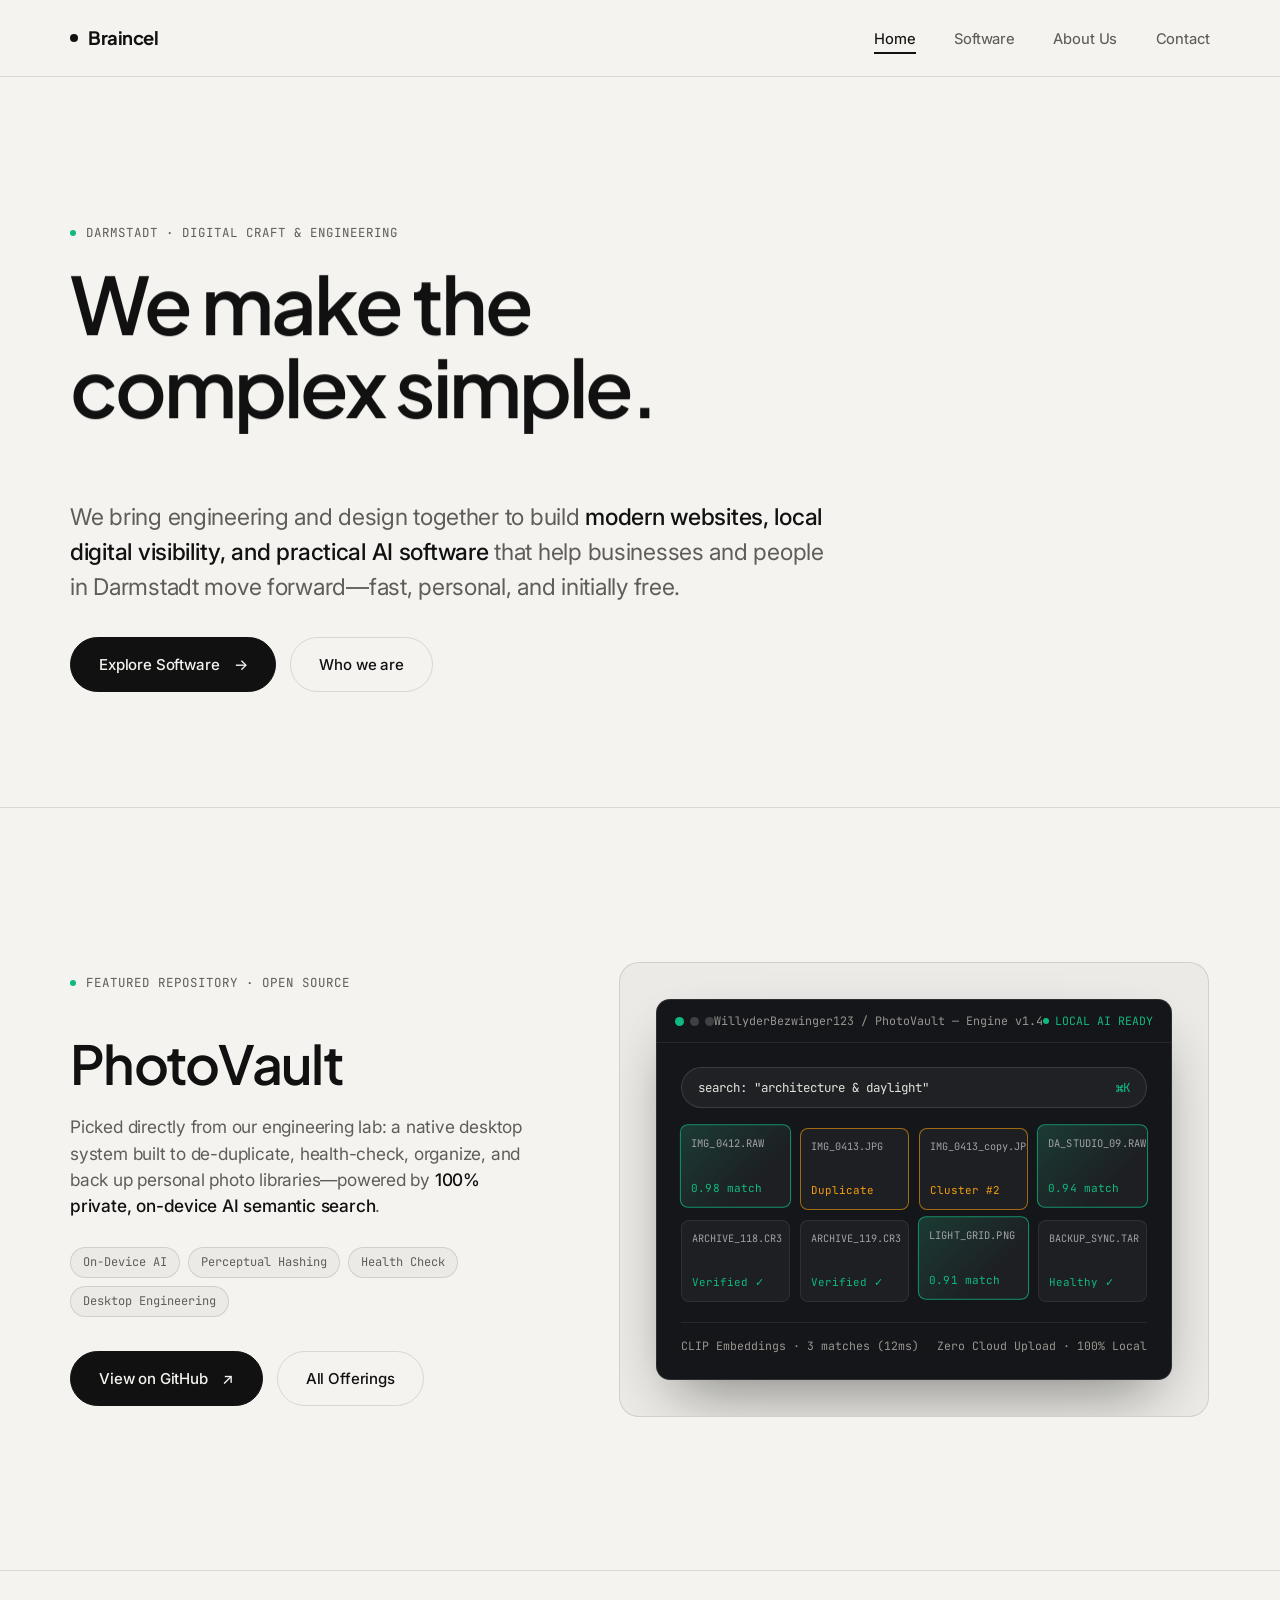
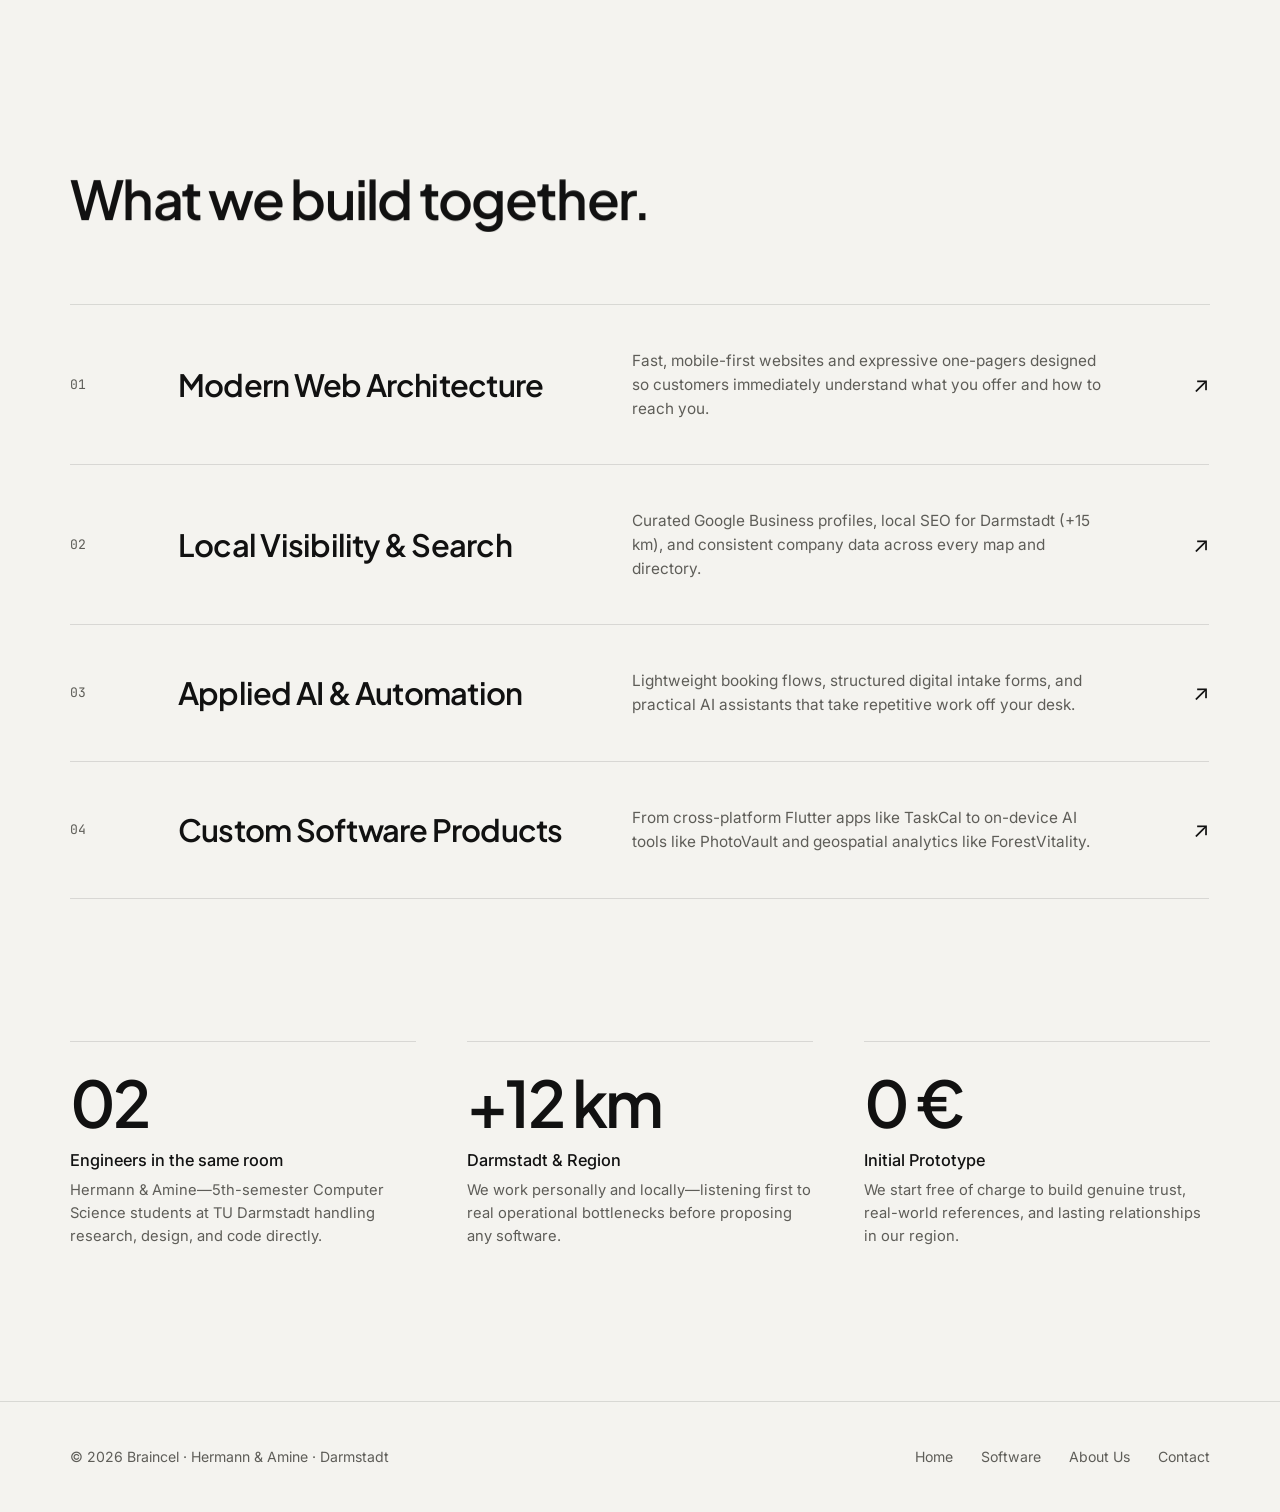
<file: index.html>
<!doctype html>
<html lang="en" dir="ltr">
<head>
  <meta charset="utf-8">
  <meta name="viewport" content="width=device-width, initial-scale=1">
  <title>Braincel — Modern Web, Software &amp; Applied AI</title>
  <meta name="description" content="Braincel — Hermann & Amine (TU Darmstadt). Modern websites, software products, local visibility, and practical AI tools.">
  <link rel="stylesheet" href="styles/main.css">
</head>
<body class="page-entering" data-theme="light">

  <!-- ====================================================================
       GLOBAL HEADER (4 PAGES: HOME, SOFTWARE, ABOUT US, CONTACT)
       ==================================================================== -->
  <header class="global-header">
    <nav class="global-nav" aria-label="Primary Navigation">
      <a href="index.html" class="brand-wordmark">
        <span class="brand-wordmark-dot"></span>
        <span>Braincel</span>
      </a>

      <button type="button" class="menu-toggle" id="menu-toggle" aria-label="Toggle Menu">Menu</button>

      <ul class="nav-list" id="nav-list">
        <li class="nav-item"><a href="index.html" class="is-active">Home</a></li>
        <li class="nav-item"><a href="software.html">Software</a></li>
        <li class="nav-item"><a href="about.html">About Us</a></li>
        <li class="nav-item"><a href="contact.html">Contact</a></li>
      </ul>
    </nav>
  </header>

  <main>
    <!-- ====================================================================
         1. HERO — INSTRUMENT-STYLE LINE REVEAL (LIGHT THEME)
         ==================================================================== -->
    <section class="hero-block" data-scroll-theme="light">
      <div class="container">
        <div class="eyebrow" data-reveal>Darmstadt · Digital Craft &amp; Engineering</div>

        <h1 class="display-hero" data-reveal-lines>
          <span class="line-mask"><span class="line-inner">We make the</span></span>
          <span class="line-mask"><span class="line-inner">complex simple.</span></span>
        </h1>

        <div class="hero-footer-row">
          <p class="lead-copy" data-reveal style="--reveal-delay: 180ms;">
            We bring engineering and design together to build <strong>modern websites, local digital visibility, and practical AI software</strong> that help businesses and people in Darmstadt move forward—fast, personal, and initially free.
          </p>

          <div class="btn-group" data-reveal style="--reveal-delay: 280ms;">
            <a href="software.html" class="btn-pill">
              <span>Explore Software</span>
              <span class="btn-pill-arrow">→</span>
            </a>
            <a href="about.html" class="btn-pill btn-pill--outline">
              <span>Who we are</span>
            </a>
          </div>
        </div>
      </div>
    </section>

    <!-- ====================================================================
         2. FEATURED GITHUB PROJECT SHOWCASE (SCROLL SWITCH TO DARK THEME)
         ==================================================================== -->
    <section class="section-space section-border-top" data-scroll-theme="dark">
      <div class="container">
        <div class="diptych">
          <div class="diptych-copy" data-reveal>
            <div class="eyebrow">Featured Repository · Open Source</div>
            <h2 class="display-section">PhotoVault</h2>
            <p class="lead-copy" style="font-size: 1.08rem;">
              Picked directly from our engineering lab: a native desktop system built to de-duplicate, health-check, organize, and back up personal photo libraries—powered by <strong>100% private, on-device AI semantic search</strong>.
            </p>

            <div class="tag-list">
              <span class="tag-chip">On-Device AI</span>
              <span class="tag-chip">Perceptual Hashing</span>
              <span class="tag-chip">Health Check</span>
              <span class="tag-chip">Desktop Engineering</span>
            </div>

            <div style="margin-top: 12px; display: flex; gap: 14px; flex-wrap: wrap;">
              <a href="https://github.com/WillyderBezwinger123/PhotoVault" target="_blank" rel="noopener" class="btn-pill">
                <span>View on GitHub</span>
                <span class="btn-pill-arrow">↗</span>
              </a>
              <a href="software.html" class="btn-pill btn-pill--outline">
                <span>All Offerings</span>
              </a>
            </div>
          </div>

          <!-- Interactive Live Visualizer for PhotoVault -->
          <div class="showcase-stage" data-reveal style="--reveal-delay: 150ms;">
            <div class="stage-window">
              <div class="stage-topbar">
                <div class="stage-dots">
                  <span></span><span></span><span></span>
                </div>
                <span>WillyderBezwinger123 / PhotoVault — Engine v1.4</span>
                <span class="pv-pulse-badge">LOCAL AI READY</span>
              </div>

              <div class="stage-body">
                <div class="pv-search-bar">
                  <span id="pv-live-query">search: "architecture &amp; daylight"</span>
                  <span style="color: #10b981;">⌘K</span>
                </div>

                <div class="pv-grid" id="pv-interactive-grid">
                  <div class="pv-tile is-active">
                    <span class="pv-tile-tag">IMG_0412.RAW</span>
                    <span class="pv-tile-score">0.98 match</span>
                  </div>
                  <div class="pv-tile is-duplicate">
                    <span class="pv-tile-tag">IMG_0413.JPG</span>
                    <span class="pv-tile-score" style="color:#f59e0b;">Duplicate</span>
                  </div>
                  <div class="pv-tile is-duplicate">
                    <span class="pv-tile-tag">IMG_0413_copy.JPG</span>
                    <span class="pv-tile-score" style="color:#f59e0b;">Cluster #2</span>
                  </div>
                  <div class="pv-tile is-active">
                    <span class="pv-tile-tag">DA_STUDIO_09.RAW</span>
                    <span class="pv-tile-score">0.94 match</span>
                  </div>
                  <div class="pv-tile">
                    <span class="pv-tile-tag">ARCHIVE_118.CR3</span>
                    <span class="pv-tile-score">Verified ✓</span>
                  </div>
                  <div class="pv-tile">
                    <span class="pv-tile-tag">ARCHIVE_119.CR3</span>
                    <span class="pv-tile-score">Verified ✓</span>
                  </div>
                  <div class="pv-tile is-active">
                    <span class="pv-tile-tag">LIGHT_GRID.PNG</span>
                    <span class="pv-tile-score">0.91 match</span>
                  </div>
                  <div class="pv-tile">
                    <span class="pv-tile-tag">BACKUP_SYNC.TAR</span>
                    <span class="pv-tile-score">Healthy ✓</span>
                  </div>
                </div>

                <div class="pv-metrics-bar">
                  <span id="pv-live-status">CLIP Embeddings · 3 matches (12ms)</span>
                  <span>Zero Cloud Upload · 100% Local</span>
                </div>
              </div>
            </div>
          </div>
        </div>
      </div>
    </section>

    <!-- ====================================================================
         3. PRODUCTS & POSSIBILITIES OVERVIEW (SCROLL SWITCH TO LIGHT THEME)
         ==================================================================== -->
    <section class="section-space section-border-top" data-scroll-theme="light">
      <div class="container">
        <div style="margin-bottom: clamp(44px, 6vw, 76px);">
          <div class="eyebrow" data-reveal>Possibilities &amp; Products</div>
          <h2 class="display-section" data-reveal-lines>
            <span class="line-mask"><span class="line-inner">What we build together.</span></span>
          </h2>
        </div>

        <div class="capabilities-list">
          <a href="software.html" class="capability-row" data-reveal>
            <span class="capability-index">01</span>
            <h3 class="capability-title">Modern Web Architecture</h3>
            <p class="capability-desc">
              Fast, mobile-first websites and expressive one-pagers designed so customers immediately understand what you offer and how to reach you.
            </p>
            <span class="capability-arrow">↗</span>
          </a>

          <a href="software.html" class="capability-row" data-reveal style="--reveal-delay: 80ms;">
            <span class="capability-index">02</span>
            <h3 class="capability-title">Local Visibility &amp; Search</h3>
            <p class="capability-desc">
              Curated Google Business profiles, local SEO for Darmstadt (+15 km), and consistent company data across every map and directory.
            </p>
            <span class="capability-arrow">↗</span>
          </a>

          <a href="software.html" class="capability-row" data-reveal style="--reveal-delay: 160ms;">
            <span class="capability-index">03</span>
            <h3 class="capability-title">Applied AI &amp; Automation</h3>
            <p class="capability-desc">
              Lightweight booking flows, structured digital intake forms, and practical AI assistants that take repetitive work off your desk.
            </p>
            <span class="capability-arrow">↗</span>
          </a>

          <a href="software.html" class="capability-row" data-reveal style="--reveal-delay: 240ms;">
            <span class="capability-index">04</span>
            <h3 class="capability-title">Custom Software Products</h3>
            <p class="capability-desc">
              From cross-platform Flutter apps like TaskCal to on-device AI tools like PhotoVault and geospatial analytics like ForestVitality.
            </p>
            <span class="capability-arrow">↗</span>
          </a>
        </div>

        <!-- Instrument-Style "At a Glance" Metrics -->
        <div class="glance-grid" style="margin-top: clamp(64px, 8vw, 112px);">
          <div class="glance-item" data-reveal>
            <div class="glance-number" data-count="2" data-prefix="0">02</div>
            <div class="glance-label">Engineers in the same room</div>
            <p class="glance-desc">
              Hermann &amp; Amine—5th-semester Computer Science students at TU Darmstadt handling research, design, and code directly.
            </p>
          </div>

          <div class="glance-item" data-reveal style="--reveal-delay: 100ms;">
            <div class="glance-number" data-count="15" data-prefix="+" data-suffix=" km">+15 km</div>
            <div class="glance-label">Darmstadt &amp; Region</div>
            <p class="glance-desc">
              We work personally and locally—listening first to real operational bottlenecks before proposing any software.
            </p>
          </div>

          <div class="glance-item" data-reveal style="--reveal-delay: 200ms;">
            <div class="glance-number" data-count="0" data-suffix=" €">0 €</div>
            <div class="glance-label">Initial Prototype</div>
            <p class="glance-desc">
              We start free of charge to build genuine trust, real-world references, and lasting relationships in our region.
            </p>
          </div>
        </div>
      </div>
    </section>
  </main>

  <!-- ====================================================================
       GLOBAL FOOTER
       ==================================================================== -->
  <footer class="global-footer">
    <div class="container footer-row">
      <div>© 2026 Braincel · Hermann &amp; Amine · Darmstadt</div>
      <div class="footer-links">
        <a href="index.html">Home</a>
        <a href="software.html">Software</a>
        <a href="about.html">About Us</a>
        <a href="contact.html">Contact</a>
      </div>
    </div>
  </footer>

  <script src="scripts/main.js"></script>
</body>
</html>
</file>
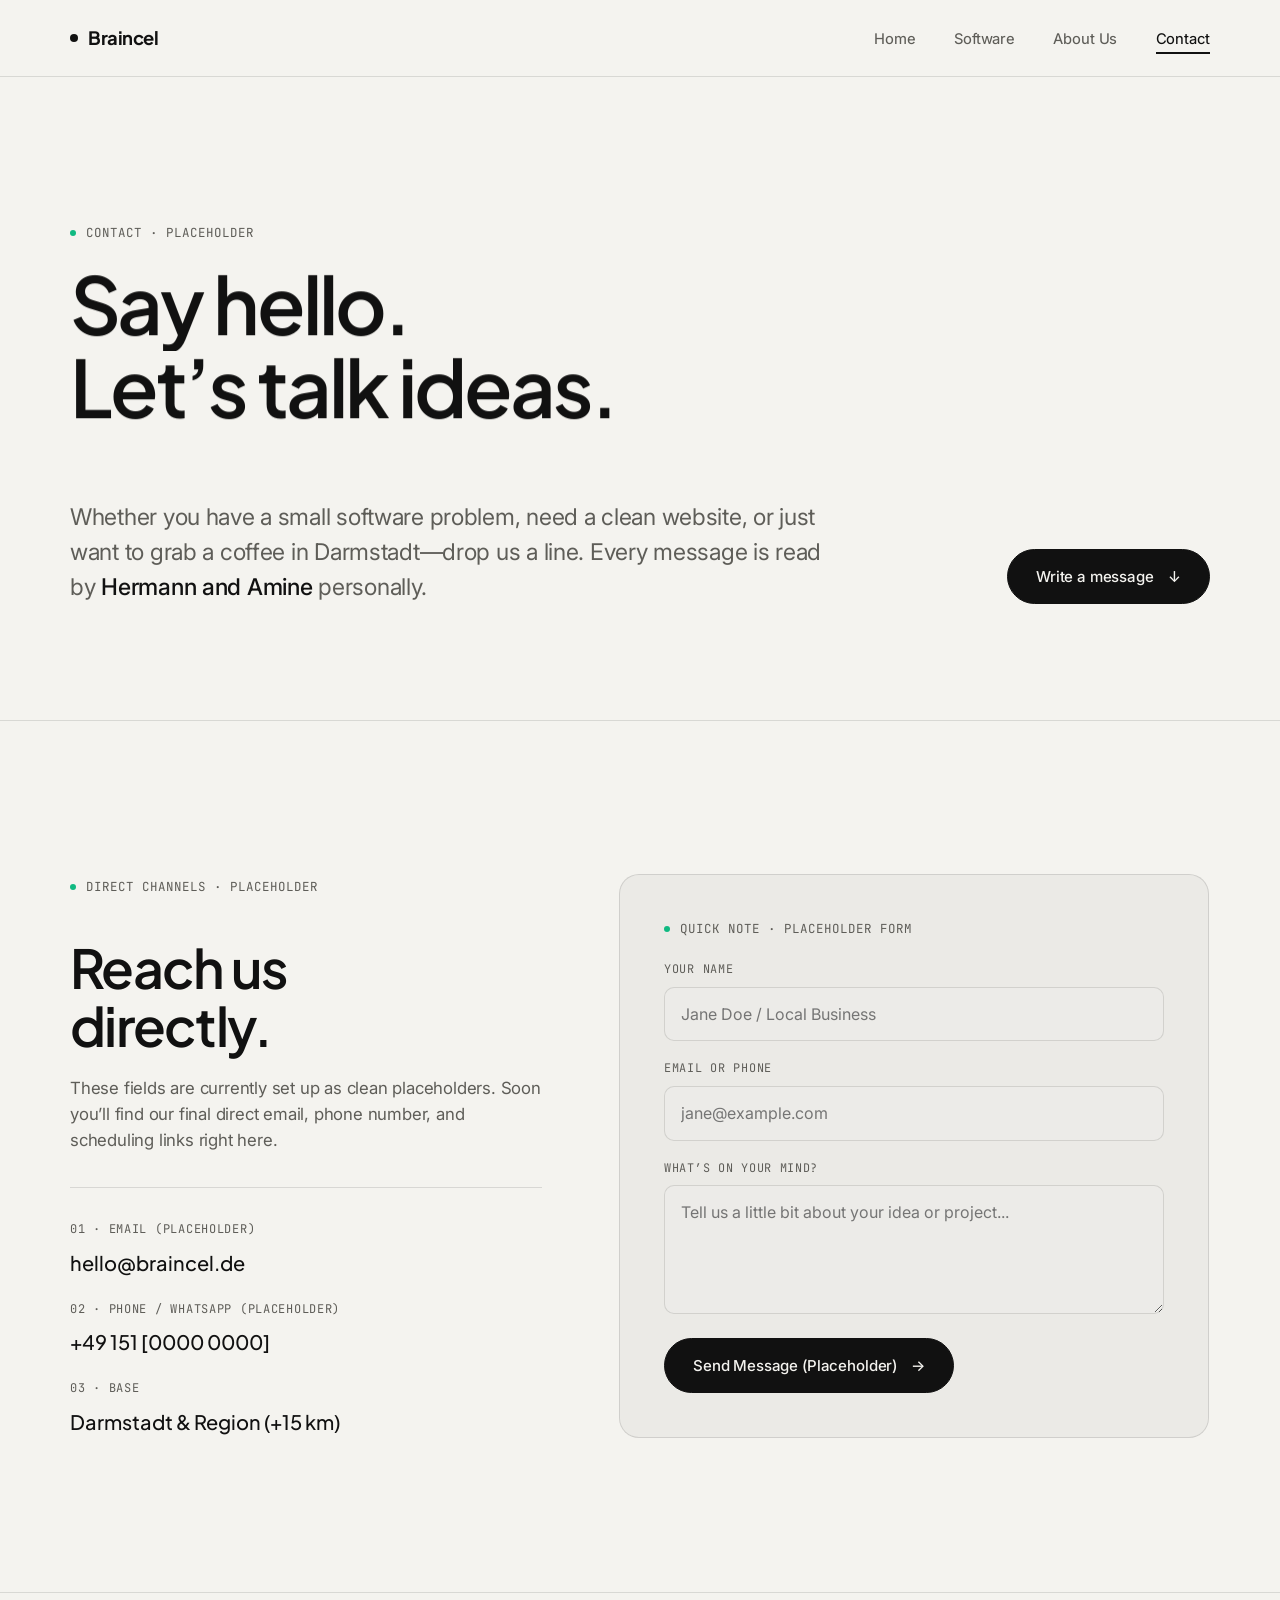
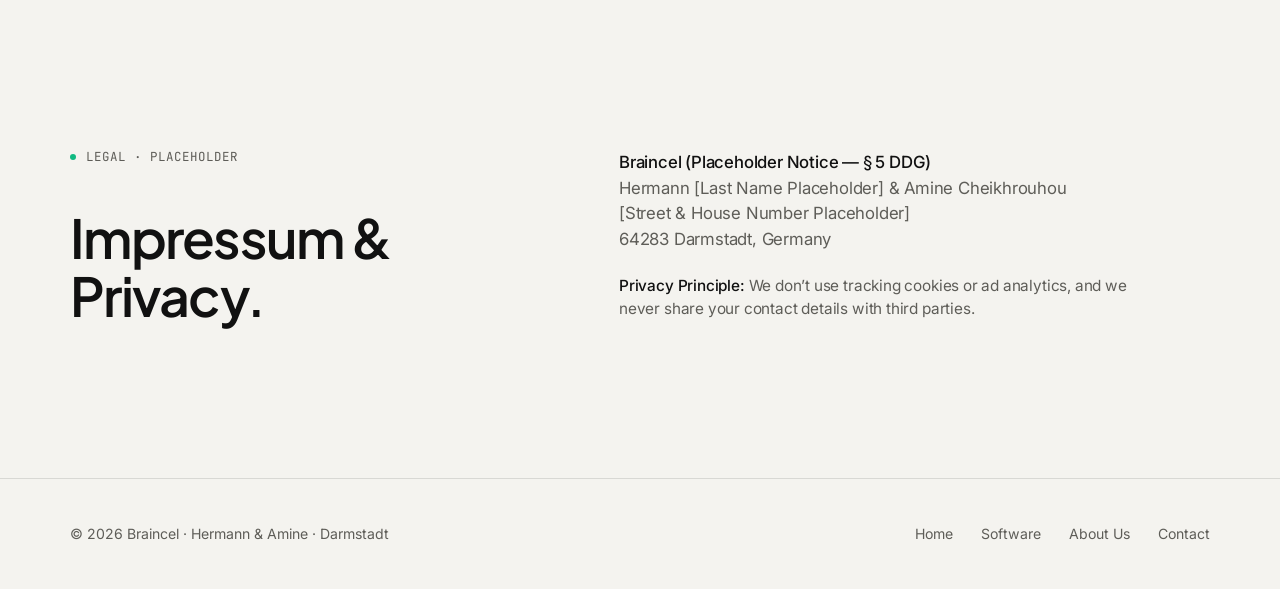
<file: contact.html>
<!doctype html>
<html lang="en" dir="ltr">
<head>
  <meta charset="utf-8">
  <meta name="viewport" content="width=device-width, initial-scale=1">
  <title>Contact — Braincel</title>
  <meta name="description" content="Get in touch with Hermann & Amine at Braincel in Darmstadt.">
  <link rel="stylesheet" href="styles/main.css">
</head>
<body class="page-entering" data-theme="light">

  <!-- ====================================================================
       GLOBAL HEADER
       ==================================================================== -->
  <header class="global-header">
    <nav class="global-nav" aria-label="Primary Navigation">
      <a href="index.html" class="brand-wordmark">
        <span class="brand-wordmark-dot"></span>
        <span>Braincel</span>
      </a>

      <button type="button" class="menu-toggle" id="menu-toggle" aria-label="Toggle Menu">Menu</button>

      <ul class="nav-list" id="nav-list">
        <li class="nav-item"><a href="index.html">Home</a></li>
        <li class="nav-item"><a href="software.html">Software</a></li>
        <li class="nav-item"><a href="about.html">About Us</a></li>
        <li class="nav-item"><a href="contact.html" class="is-active">Contact</a></li>
      </ul>
    </nav>
  </header>

  <main>
    <!-- ====================================================================
         1. CONTACT HERO (LIGHT THEME)
         ==================================================================== -->
    <section class="hero-block" data-scroll-theme="light">
      <div class="container">
        <div class="eyebrow" data-reveal>Contact · Placeholder</div>

        <h1 class="display-hero" data-reveal-lines style="max-width: 17ch;">
          <span class="line-mask"><span class="line-inner">Say hello.</span></span>
          <span class="line-mask"><span class="line-inner">Let’s talk ideas.</span></span>
        </h1>

        <div class="hero-footer-row">
          <p class="lead-copy" data-reveal style="--reveal-delay: 180ms;">
            Whether you have a small software problem, need a clean website, or just want to grab a coffee in Darmstadt—drop us a line. Every message is read by <strong>Hermann and Amine</strong> personally.
          </p>

          <div class="btn-group" data-reveal style="--reveal-delay: 280ms;">
            <a href="#message-box" class="btn-pill">
              <span>Write a message</span>
              <span class="btn-pill-arrow">↓</span>
            </a>
          </div>
        </div>
      </div>
    </section>

    <!-- ====================================================================
         2. PLACEHOLDER CHANNELS & MESSAGE CARD (SCROLL SWITCH TO DARK THEME)
         ==================================================================== -->
    <section class="section-space section-border-top" id="message-box" data-scroll-theme="dark">
      <div class="container">
        <div class="diptych">
          <div class="diptych-copy" data-reveal>
            <div class="eyebrow">Direct Channels · Placeholder</div>
            <h2 class="display-section" data-reveal-lines>
              <span class="line-mask"><span class="line-inner">Reach us</span></span>
              <span class="line-mask"><span class="line-inner">directly.</span></span>
            </h2>
            <p class="lead-copy" style="font-size: 1.05rem;">
              These fields are currently set up as clean placeholders. Soon you’ll find our final direct email, phone number, and scheduling links right here.
            </p>

            <div class="contact-minimal-grid" style="grid-template-columns: 1fr; gap: 22px; margin-top: 12px;">
              <div>
                <div class="contact-slot-label">01 · Email (Placeholder)</div>
                <div class="contact-slot-value">hello@braincel.de</div>
              </div>

              <div>
                <div class="contact-slot-label">02 · Phone / WhatsApp (Placeholder)</div>
                <div class="contact-slot-value">+49 151 [0000 0000]</div>
              </div>

              <div>
                <div class="contact-slot-label">03 · Base</div>
                <div class="contact-slot-value">Darmstadt &amp; Region (+15 km)</div>
              </div>
            </div>
          </div>

          <!-- Placeholder Interactive Contact Card -->
          <div class="contact-placeholder-card" data-reveal style="--reveal-delay: 150ms;">
            <div class="eyebrow" style="margin-bottom: 0;">Quick Note · Placeholder Form</div>

            <form onsubmit="event.preventDefault(); this.querySelector('.form-status').textContent = 'Placeholder submitted! We will wire this up to your inbox whenever you are ready.';">
              <div style="display: flex; flex-direction: column; gap: 18px;">
                <div class="placeholder-input-group">
                  <label for="ph-name">Your Name</label>
                  <input type="text" id="ph-name" class="placeholder-input" placeholder="Jane Doe / Local Business">
                </div>

                <div class="placeholder-input-group">
                  <label for="ph-email">Email or Phone</label>
                  <input type="text" id="ph-email" class="placeholder-input" placeholder="jane@example.com">
                </div>

                <div class="placeholder-input-group">
                  <label for="ph-msg">What’s on your mind?</label>
                  <textarea id="ph-msg" rows="4" class="placeholder-input" placeholder="Tell us a little bit about your idea or project..."></textarea>
                </div>

                <div style="margin-top: 6px; display: flex; align-items: center; justify-content: space-between; gap: 16px; flex-wrap: wrap;">
                  <button type="submit" class="btn-pill">
                    <span>Send Message (Placeholder)</span>
                    <span class="btn-pill-arrow">→</span>
                  </button>
                  <span class="form-status" style="font-family: var(--font-mono); font-size: 0.76rem; color: #10b981;"></span>
                </div>
              </div>
            </form>
          </div>
        </div>
      </div>
    </section>

    <!-- ====================================================================
         3. IMPRESSUM & LEGAL PLACEHOLDER (SCROLL SWITCH TO WARM STONE THEME)
         ==================================================================== -->
    <section class="section-space section-border-top" data-scroll-theme="stone">
      <div class="container">
        <div class="diptych">
          <div class="diptych-copy" data-reveal>
            <div class="eyebrow">Legal · Placeholder</div>
            <h2 class="display-section" data-reveal-lines>
              <span class="line-mask"><span class="line-inner">Impressum &amp;</span></span>
              <span class="line-mask"><span class="line-inner">Privacy.</span></span>
            </h2>
          </div>

          <div class="diptych-copy" data-reveal style="--reveal-delay: 140ms;">
            <p class="lead-copy" style="font-size: 1.05rem;">
              <strong>Braincel (Placeholder Notice — § 5 DDG)</strong><br>
              Hermann [Last Name Placeholder] &amp; Amine Cheikhrouhou<br>
              [Street &amp; House Number Placeholder]<br>
              64283 Darmstadt, Germany
            </p>
            <p class="lead-copy" style="font-size: 0.96rem;">
              <strong>Privacy Principle:</strong> We don’t use tracking cookies or ad analytics, and we never share your contact details with third parties.
            </p>
          </div>
        </div>
      </div>
    </section>
  </main>

  <!-- ====================================================================
       GLOBAL FOOTER
       ==================================================================== -->
  <footer class="global-footer">
    <div class="container footer-row">
      <div>© 2026 Braincel · Hermann &amp; Amine · Darmstadt</div>
      <div class="footer-links">
        <a href="index.html">Home</a>
        <a href="software.html">Software</a>
        <a href="about.html">About Us</a>
        <a href="contact.html">Contact</a>
      </div>
    </div>
  </footer>

  <script src="scripts/main.js"></script>
</body>
</html>
</file>
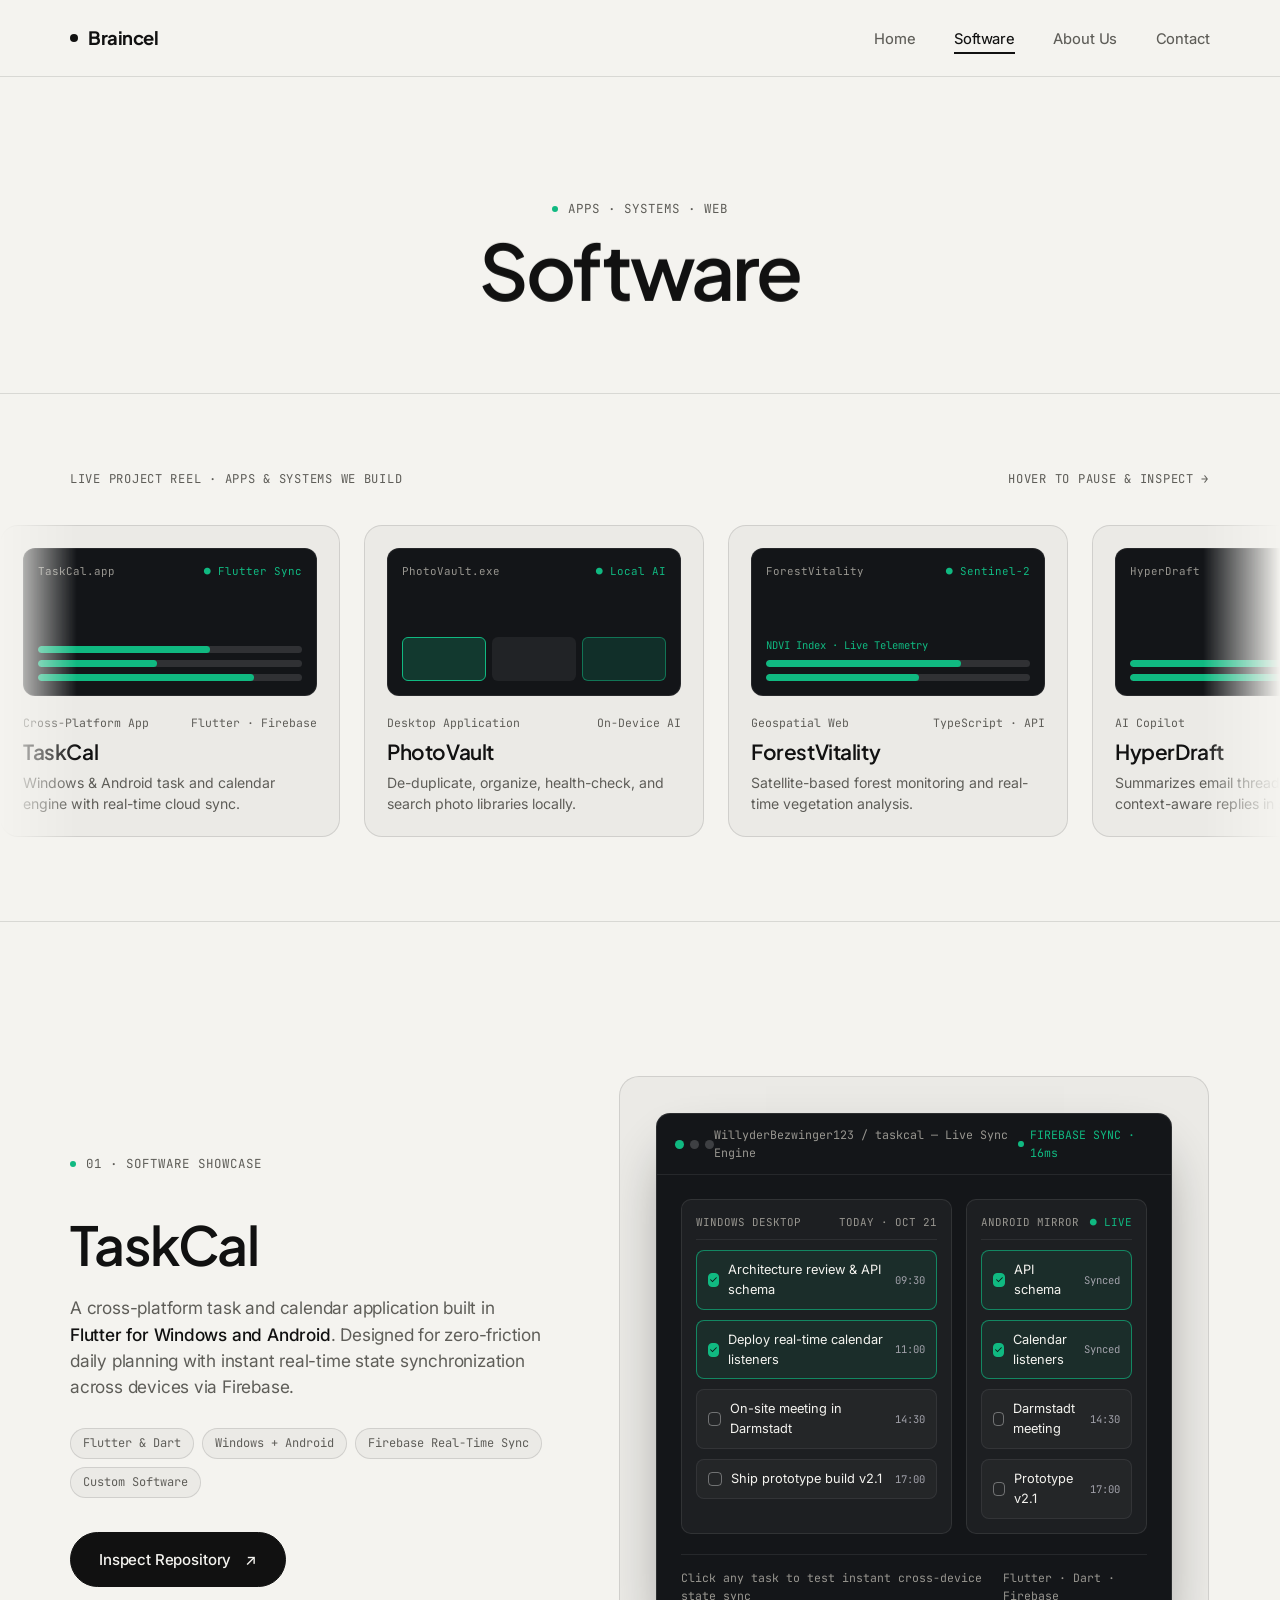
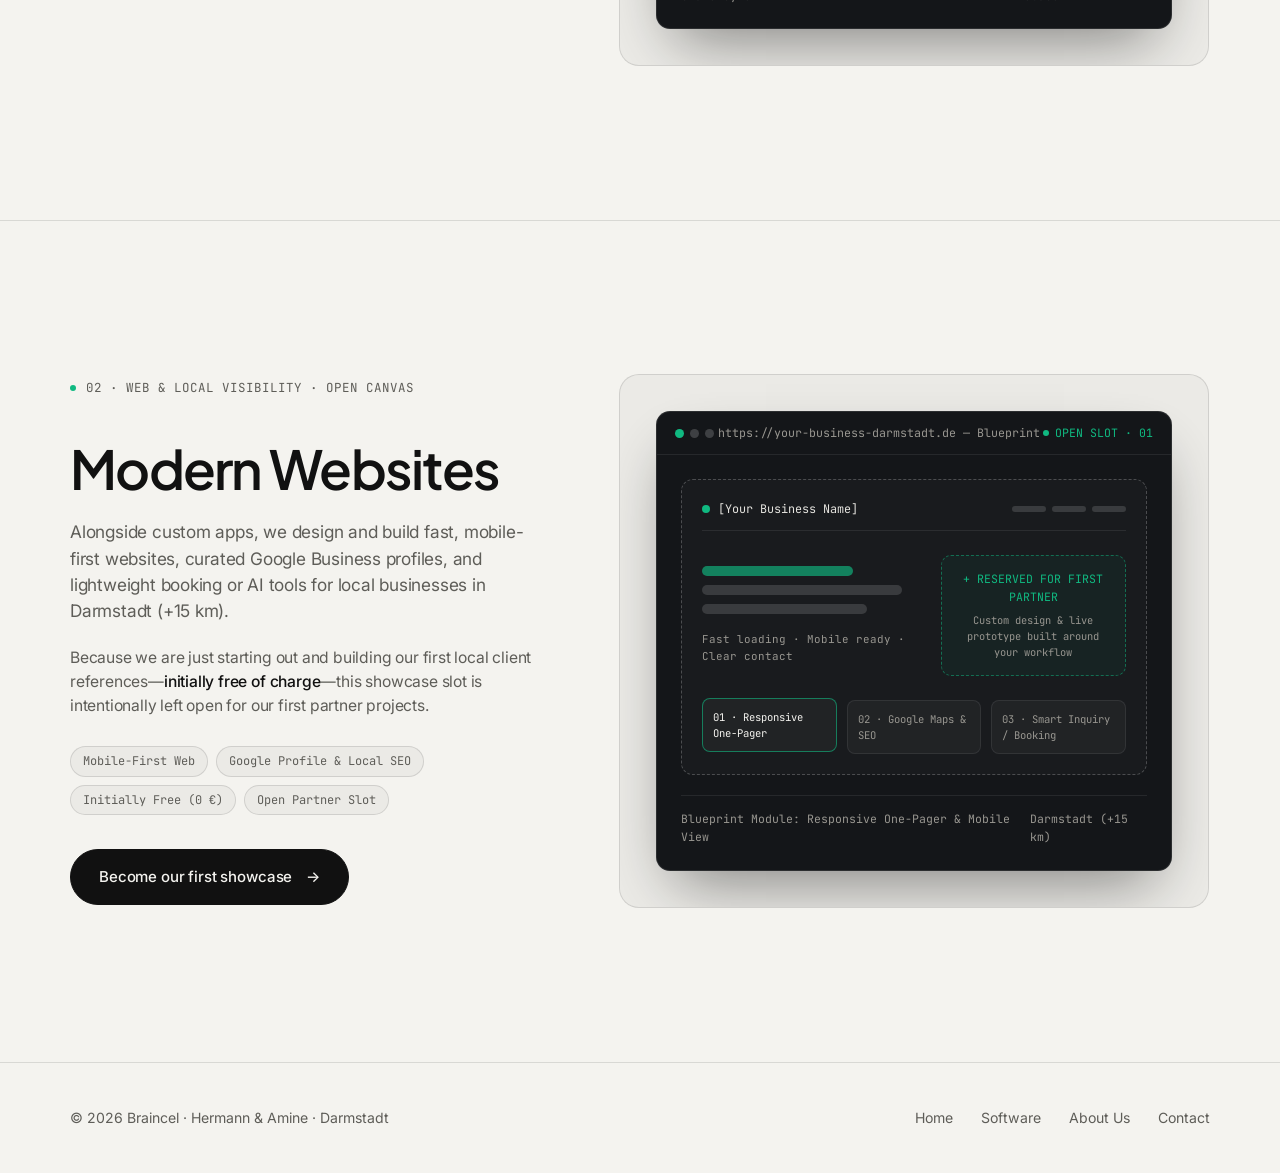
<file: software.html>
<!doctype html>
<html lang="en" dir="ltr">
<head>
  <meta charset="utf-8">
  <meta name="viewport" content="width=device-width, initial-scale=1">
  <title>Software — Braincel</title>
  <meta name="description" content="Explore the apps, software systems, and websites we build at Braincel in Darmstadt.">
  <link rel="stylesheet" href="styles/main.css">
</head>
<body class="page-entering" data-theme="light">

  <!-- ====================================================================
       GLOBAL HEADER
       ==================================================================== -->
  <header class="global-header">
    <nav class="global-nav" aria-label="Primary Navigation">
      <a href="index.html" class="brand-wordmark">
        <span class="brand-wordmark-dot"></span>
        <span>Braincel</span>
      </a>

      <button type="button" class="menu-toggle" id="menu-toggle" aria-label="Toggle Menu">Menu</button>

      <ul class="nav-list" id="nav-list">
        <li class="nav-item"><a href="index.html">Home</a></li>
        <li class="nav-item"><a href="software.html" class="is-active">Software</a></li>
        <li class="nav-item"><a href="about.html">About Us</a></li>
        <li class="nav-item"><a href="contact.html">Contact</a></li>
      </ul>
    </nav>
  </header>

  <main>
    <!-- ====================================================================
         1. TOP CENTERED "SOFTWARE" HEADER BOX
         ==================================================================== -->
    <section class="software-header-section" data-scroll-theme="light">
      <div class="container">
        <div class="software-title-box">
          <div class="eyebrow" data-reveal>Apps · Systems · Web</div>
          <h1 class="software-page-title" data-reveal-lines>
            <span class="line-mask"><span class="line-inner">Software</span></span>
          </h1>
        </div>
      </div>
    </section>

    <!-- ====================================================================
         2. FULL-WIDTH ANIMATED STRIP OF THE APPS WE BUILD
         ==================================================================== -->
    <section class="projects-reel-section" data-scroll-theme="light" aria-label="Animated Reel of Apps We Build">
      <div class="container">
        <div class="reel-header-bar" data-reveal>
          <span>Live Project Reel · Apps &amp; Systems We Build</span>
          <span>Hover to Pause &amp; Inspect →</span>
        </div>
      </div>

      <div class="reel-viewport" data-reveal style="--reveal-delay: 120ms;">
        <div class="reel-track" id="software-reel-track">

          <!-- Set 1 (6 Apps) -->
          <a href="https://github.com/WillyderBezwinger123/taskcal" target="_blank" rel="noopener" class="reel-app-card">
            <div class="reel-app-preview">
              <div class="reel-app-top">
                <span>TaskCal.app</span>
                <span style="color:#10b981;">● Flutter Sync</span>
              </div>
              <div class="reel-mini-ui">
                <div class="reel-bar"><div class="reel-bar-fill"></div></div>
                <div class="reel-bar"><div class="reel-bar-fill" style="width:45%;animation-delay:0.8s;"></div></div>
                <div class="reel-bar"><div class="reel-bar-fill" style="width:82%;animation-delay:1.4s;"></div></div>
              </div>
            </div>
            <div>
              <div class="reel-app-meta">
                <span>Cross-Platform App</span>
                <span>Flutter · Firebase</span>
              </div>
              <h2 class="reel-app-title">TaskCal</h2>
              <p class="reel-app-desc">Windows &amp; Android task and calendar engine with real-time cloud sync.</p>
            </div>
          </a>

          <a href="https://github.com/WillyderBezwinger123/PhotoVault" target="_blank" rel="noopener" class="reel-app-card">
            <div class="reel-app-preview">
              <div class="reel-app-top">
                <span>PhotoVault.exe</span>
                <span style="color:#10b981;">● Local AI</span>
              </div>
              <div style="display:grid;grid-template-columns:repeat(3,1fr);gap:6px;margin-top:auto;">
                <div style="height:44px;border-radius:6px;background:rgba(16,185,129,0.22);border:1px solid #10b981;"></div>
                <div style="height:44px;border-radius:6px;background:rgba(255,255,255,0.06);"></div>
                <div style="height:44px;border-radius:6px;background:rgba(16,185,129,0.16);border:1px solid rgba(16,185,129,0.5);"></div>
              </div>
            </div>
            <div>
              <div class="reel-app-meta">
                <span>Desktop Application</span>
                <span>On-Device AI</span>
              </div>
              <h2 class="reel-app-title">PhotoVault</h2>
              <p class="reel-app-desc">De-duplicate, organize, health-check, and search photo libraries locally.</p>
            </div>
          </a>

          <a href="https://github.com/AmineChr54/ForestVitality" target="_blank" rel="noopener" class="reel-app-card">
            <div class="reel-app-preview">
              <div class="reel-app-top">
                <span>ForestVitality</span>
                <span style="color:#10b981;">● Sentinel-2</span>
              </div>
              <div class="reel-mini-ui">
                <div style="font-family:var(--font-mono);font-size:0.66rem;color:#10b981;">NDVI Index · Live Telemetry</div>
                <div class="reel-bar"><div class="reel-bar-fill" style="width:74%;"></div></div>
                <div class="reel-bar"><div class="reel-bar-fill" style="width:58%;animation-delay:1.1s;"></div></div>
              </div>
            </div>
            <div>
              <div class="reel-app-meta">
                <span>Geospatial Web</span>
                <span>TypeScript · API</span>
              </div>
              <h2 class="reel-app-title">ForestVitality</h2>
              <p class="reel-app-desc">Satellite-based forest monitoring and real-time vegetation analysis.</p>
            </div>
          </a>

          <a href="https://github.com/AmineChr54/HyperDraft" target="_blank" rel="noopener" class="reel-app-card">
            <div class="reel-app-preview">
              <div class="reel-app-top">
                <span>HyperDraft</span>
                <span style="color:#10b981;">● LLM Ready</span>
              </div>
              <div class="reel-mini-ui">
                <div class="reel-bar"><div class="reel-bar-fill" style="width:88%;animation-delay:0.4s;"></div></div>
                <div class="reel-bar"><div class="reel-bar-fill" style="width:62%;animation-delay:1.2s;"></div></div>
              </div>
            </div>
            <div>
              <div class="reel-app-meta">
                <span>AI Copilot</span>
                <span>TypeScript · LLM</span>
              </div>
              <h2 class="reel-app-title">HyperDraft</h2>
              <p class="reel-app-desc">Summarizes email threads and drafts context-aware replies in seconds.</p>
            </div>
          </a>

          <a href="https://github.com/WillyderBezwinger123/flash-gemini" target="_blank" rel="noopener" class="reel-app-card">
            <div class="reel-app-preview">
              <div class="reel-app-top">
                <span>Flash-Gemini</span>
                <span style="color:#10b981;">● Fast Engine</span>
              </div>
              <div class="reel-mini-ui">
                <div class="reel-bar"><div class="reel-bar-fill" style="width:79%;"></div></div>
                <div class="reel-bar"><div class="reel-bar-fill" style="width:52%;animation-delay:0.9s;"></div></div>
              </div>
            </div>
            <div>
              <div class="reel-app-meta">
                <span>AI Workflow</span>
                <span>TypeScript · Gemini</span>
              </div>
              <h2 class="reel-app-title">Flash-Gemini</h2>
              <p class="reel-app-desc">Modular high-speed TypeScript application for structured AI workflows.</p>
            </div>
          </a>

          <a href="https://github.com/AmineChr54/AutoMeldung" target="_blank" rel="noopener" class="reel-app-card">
            <div class="reel-app-preview">
              <div class="reel-app-top">
                <span>AutoMeldung</span>
                <span style="color:#10b981;">● PDF Pipeline</span>
              </div>
              <div class="reel-mini-ui">
                <div class="reel-bar"><div class="reel-bar-fill" style="width:92%;animation-delay:0.5s;"></div></div>
                <div class="reel-bar"><div class="reel-bar-fill" style="width:66%;animation-delay:1.5s;"></div></div>
              </div>
            </div>
            <div>
              <div class="reel-app-meta">
                <span>Desktop Tool</span>
                <span>Python · Flet GUI</span>
              </div>
              <h2 class="reel-app-title">AutoMeldung</h2>
              <p class="reel-app-desc">Automated Excel-to-PDF document generation and merging workflow.</p>
            </div>
          </a>

          <!-- Set 2 (Duplicated for Seamless Infinite Loop) -->
          <a href="https://github.com/WillyderBezwinger123/taskcal" target="_blank" rel="noopener" class="reel-app-card" aria-hidden="true" tabindex="-1">
            <div class="reel-app-preview">
              <div class="reel-app-top">
                <span>TaskCal.app</span>
                <span style="color:#10b981;">● Flutter Sync</span>
              </div>
              <div class="reel-mini-ui">
                <div class="reel-bar"><div class="reel-bar-fill"></div></div>
                <div class="reel-bar"><div class="reel-bar-fill" style="width:45%;animation-delay:0.8s;"></div></div>
                <div class="reel-bar"><div class="reel-bar-fill" style="width:82%;animation-delay:1.4s;"></div></div>
              </div>
            </div>
            <div>
              <div class="reel-app-meta">
                <span>Cross-Platform App</span>
                <span>Flutter · Firebase</span>
              </div>
              <h2 class="reel-app-title">TaskCal</h2>
              <p class="reel-app-desc">Windows &amp; Android task and calendar engine with real-time cloud sync.</p>
            </div>
          </a>

          <a href="https://github.com/WillyderBezwinger123/PhotoVault" target="_blank" rel="noopener" class="reel-app-card" aria-hidden="true" tabindex="-1">
            <div class="reel-app-preview">
              <div class="reel-app-top">
                <span>PhotoVault.exe</span>
                <span style="color:#10b981;">● Local AI</span>
              </div>
              <div style="display:grid;grid-template-columns:repeat(3,1fr);gap:6px;margin-top:auto;">
                <div style="height:44px;border-radius:6px;background:rgba(16,185,129,0.22);border:1px solid #10b981;"></div>
                <div style="height:44px;border-radius:6px;background:rgba(255,255,255,0.06);"></div>
                <div style="height:44px;border-radius:6px;background:rgba(16,185,129,0.16);border:1px solid rgba(16,185,129,0.5);"></div>
              </div>
            </div>
            <div>
              <div class="reel-app-meta">
                <span>Desktop Application</span>
                <span>On-Device AI</span>
              </div>
              <h2 class="reel-app-title">PhotoVault</h2>
              <p class="reel-app-desc">De-duplicate, organize, health-check, and search photo libraries locally.</p>
            </div>
          </a>

          <a href="https://github.com/AmineChr54/ForestVitality" target="_blank" rel="noopener" class="reel-app-card" aria-hidden="true" tabindex="-1">
            <div class="reel-app-preview">
              <div class="reel-app-top">
                <span>ForestVitality</span>
                <span style="color:#10b981;">● Sentinel-2</span>
              </div>
              <div class="reel-mini-ui">
                <div style="font-family:var(--font-mono);font-size:0.66rem;color:#10b981;">NDVI Index · Live Telemetry</div>
                <div class="reel-bar"><div class="reel-bar-fill" style="width:74%;"></div></div>
                <div class="reel-bar"><div class="reel-bar-fill" style="width:58%;animation-delay:1.1s;"></div></div>
              </div>
            </div>
            <div>
              <div class="reel-app-meta">
                <span>Geospatial Web</span>
                <span>TypeScript · API</span>
              </div>
              <h2 class="reel-app-title">ForestVitality</h2>
              <p class="reel-app-desc">Satellite-based forest monitoring and real-time vegetation analysis.</p>
            </div>
          </a>

          <a href="https://github.com/AmineChr54/HyperDraft" target="_blank" rel="noopener" class="reel-app-card" aria-hidden="true" tabindex="-1">
            <div class="reel-app-preview">
              <div class="reel-app-top">
                <span>HyperDraft</span>
                <span style="color:#10b981;">● LLM Ready</span>
              </div>
              <div class="reel-mini-ui">
                <div class="reel-bar"><div class="reel-bar-fill" style="width:88%;animation-delay:0.4s;"></div></div>
                <div class="reel-bar"><div class="reel-bar-fill" style="width:62%;animation-delay:1.2s;"></div></div>
              </div>
            </div>
            <div>
              <div class="reel-app-meta">
                <span>AI Copilot</span>
                <span>TypeScript · LLM</span>
              </div>
              <h2 class="reel-app-title">HyperDraft</h2>
              <p class="reel-app-desc">Summarizes email threads and drafts context-aware replies in seconds.</p>
            </div>
          </a>

          <a href="https://github.com/WillyderBezwinger123/flash-gemini" target="_blank" rel="noopener" class="reel-app-card" aria-hidden="true" tabindex="-1">
            <div class="reel-app-preview">
              <div class="reel-app-top">
                <span>Flash-Gemini</span>
                <span style="color:#10b981;">● Fast Engine</span>
              </div>
              <div class="reel-mini-ui">
                <div class="reel-bar"><div class="reel-bar-fill" style="width:79%;"></div></div>
                <div class="reel-bar"><div class="reel-bar-fill" style="width:52%;animation-delay:0.9s;"></div></div>
              </div>
            </div>
            <div>
              <div class="reel-app-meta">
                <span>AI Workflow</span>
                <span>TypeScript · Gemini</span>
              </div>
              <h2 class="reel-app-title">Flash-Gemini</h2>
              <p class="reel-app-desc">Modular high-speed TypeScript application for structured AI workflows.</p>
            </div>
          </a>

          <a href="https://github.com/AmineChr54/AutoMeldung" target="_blank" rel="noopener" class="reel-app-card" aria-hidden="true" tabindex="-1">
            <div class="reel-app-preview">
              <div class="reel-app-top">
                <span>AutoMeldung</span>
                <span style="color:#10b981;">● PDF Pipeline</span>
              </div>
              <div class="reel-mini-ui">
                <div class="reel-bar"><div class="reel-bar-fill" style="width:92%;animation-delay:0.5s;"></div></div>
                <div class="reel-bar"><div class="reel-bar-fill" style="width:66%;animation-delay:1.5s;"></div></div>
              </div>
            </div>
            <div>
              <div class="reel-app-meta">
                <span>Desktop Tool</span>
                <span>Python · Flet GUI</span>
              </div>
              <h2 class="reel-app-title">AutoMeldung</h2>
              <p class="reel-app-desc">Automated Excel-to-PDF document generation and merging workflow.</p>
            </div>
          </a>

        </div>
      </div>
    </section>

    <!-- ====================================================================
         3. FEATURED SOFTWARE SHOWCASE (LIKE IN HOME — TASKCAL)
         ==================================================================== -->
    <section class="section-space" data-scroll-theme="dark">
      <div class="container">
        <div class="diptych">
          <div class="diptych-copy" data-reveal>
            <div class="eyebrow">01 · Software Showcase</div>
            <h2 class="display-section">TaskCal</h2>
            <p class="lead-copy" style="font-size: 1.08rem;">
              A cross-platform task and calendar application built in <strong>Flutter for Windows and Android</strong>. Designed for zero-friction daily planning with instant real-time state synchronization across devices via Firebase.
            </p>

            <div class="tag-list">
              <span class="tag-chip">Flutter &amp; Dart</span>
              <span class="tag-chip">Windows + Android</span>
              <span class="tag-chip">Firebase Real-Time Sync</span>
              <span class="tag-chip">Custom Software</span>
            </div>

            <div style="margin-top: 12px; display: flex; gap: 14px; flex-wrap: wrap;">
              <a href="https://github.com/WillyderBezwinger123/taskcal" target="_blank" rel="noopener" class="btn-pill">
                <span>Inspect Repository</span>
                <span class="btn-pill-arrow">↗</span>
              </a>
            </div>
          </div>

          <!-- Interactive Live TaskCal Multi-Device Sync Stage -->
          <div class="showcase-stage" data-reveal style="--reveal-delay: 150ms;">
            <div class="stage-window">
              <div class="stage-topbar">
                <div class="stage-dots">
                  <span></span><span></span><span></span>
                </div>
                <span>WillyderBezwinger123 / taskcal — Live Sync Engine</span>
                <span class="pv-pulse-badge" id="tc-sync-badge">FIREBASE SYNC · 16ms</span>
              </div>

              <div class="stage-body">
                <div class="tc-layout" id="tc-interactive-stage">
                  <!-- Windows Desktop View -->
                  <div class="tc-panel">
                    <div class="tc-panel-header">
                      <span>WINDOWS DESKTOP</span>
                      <span>TODAY · OCT 21</span>
                    </div>

                    <div class="tc-task-item is-synced" data-task-idx="0">
                      <div class="tc-task-left">
                        <span class="tc-check">✓</span>
                        <span>Architecture review &amp; API schema</span>
                      </div>
                      <span class="tc-time-pill">09:30</span>
                    </div>

                    <div class="tc-task-item is-synced" data-task-idx="1">
                      <div class="tc-task-left">
                        <span class="tc-check">✓</span>
                        <span>Deploy real-time calendar listeners</span>
                      </div>
                      <span class="tc-time-pill">11:00</span>
                    </div>

                    <div class="tc-task-item" data-task-idx="2">
                      <div class="tc-task-left">
                        <span class="tc-check">✓</span>
                        <span>On-site meeting in Darmstadt</span>
                      </div>
                      <span class="tc-time-pill">14:30</span>
                    </div>

                    <div class="tc-task-item" data-task-idx="3">
                      <div class="tc-task-left">
                        <span class="tc-check">✓</span>
                        <span>Ship prototype build v2.1</span>
                      </div>
                      <span class="tc-time-pill">17:00</span>
                    </div>
                  </div>

                  <!-- Android Mobile Mirror -->
                  <div class="tc-panel">
                    <div class="tc-panel-header">
                      <span>ANDROID MIRROR</span>
                      <span style="color:#10b981;">● LIVE</span>
                    </div>

                    <div class="tc-task-item is-synced" data-mirror-idx="0">
                      <div class="tc-task-left">
                        <span class="tc-check">✓</span>
                        <span>API schema</span>
                      </div>
                      <span class="tc-time-pill">Synced</span>
                    </div>

                    <div class="tc-task-item is-synced" data-mirror-idx="1">
                      <div class="tc-task-left">
                        <span class="tc-check">✓</span>
                        <span>Calendar listeners</span>
                      </div>
                      <span class="tc-time-pill">Synced</span>
                    </div>

                    <div class="tc-task-item" data-mirror-idx="2">
                      <div class="tc-task-left">
                        <span class="tc-check">✓</span>
                        <span>Darmstadt meeting</span>
                      </div>
                      <span class="tc-time-pill">14:30</span>
                    </div>

                    <div class="tc-task-item" data-mirror-idx="3">
                      <div class="tc-task-left">
                        <span class="tc-check">✓</span>
                        <span>Prototype v2.1</span>
                      </div>
                      <span class="tc-time-pill">17:00</span>
                    </div>
                  </div>
                </div>

                <div class="pv-metrics-bar">
                  <span id="tc-live-status">Click any task to test instant cross-device state sync</span>
                  <span>Flutter · Dart · Firebase</span>
                </div>
              </div>
            </div>
          </div>
        </div>
      </div>
    </section>

    <!-- ====================================================================
         4. WEBSITE SHOWCASE (SAME LAYOUT, INTENTIONALLY LEFT A BIT OPEN)
         ==================================================================== -->
    <section class="section-space section-border-top" data-scroll-theme="light">
      <div class="container">
        <div class="diptych">
          <div class="diptych-copy" data-reveal>
            <div class="eyebrow">02 · Web &amp; Local Visibility · Open Canvas</div>
            <h2 class="display-section">Modern Websites</h2>
            <p class="lead-copy" style="font-size: 1.08rem;">
              Alongside custom apps, we design and build fast, mobile-first websites, curated Google Business profiles, and lightweight booking or AI tools for local businesses in Darmstadt (+15 km).
            </p>
            <p class="lead-copy" style="font-size: 0.98rem;">
              Because we are just starting out and building our first local client references—<strong>initially free of charge</strong>—this showcase slot is intentionally left open for our first partner projects.
            </p>

            <div class="tag-list">
              <span class="tag-chip">Mobile-First Web</span>
              <span class="tag-chip">Google Profile &amp; Local SEO</span>
              <span class="tag-chip">Initially Free (0 €)</span>
              <span class="tag-chip">Open Partner Slot</span>
            </div>

            <div style="margin-top: 12px;">
              <a href="contact.html" class="btn-pill">
                <span>Become our first showcase</span>
                <span class="btn-pill-arrow">→</span>
              </a>
            </div>
          </div>

          <!-- Interactive Open Website Blueprint Window -->
          <div class="showcase-stage" data-reveal style="--reveal-delay: 150ms;">
            <div class="stage-window">
              <div class="stage-topbar">
                <div class="stage-dots">
                  <span></span><span></span><span></span>
                </div>
                <span>https://your-business-darmstadt.de — Blueprint</span>
                <span class="pv-pulse-badge">OPEN SLOT · 01</span>
              </div>

              <div class="stage-body">
                <div class="web-blueprint-canvas" id="web-blueprint-stage">
                  <div class="web-bp-nav">
                    <span class="web-bp-logo-placeholder">
                      <span style="width:8px;height:8px;border-radius:50%;background:#10b981;"></span>
                      <span>[Your Business Name]</span>
                    </span>
                    <div class="web-bp-pills">
                      <span></span><span></span><span></span>
                    </div>
                  </div>

                  <div class="web-bp-hero-slot">
                    <div class="web-bp-lines">
                      <div class="web-bp-line web-bp-line--accent"></div>
                      <div class="web-bp-line" style="width: 90%;"></div>
                      <div class="web-bp-line" style="width: 74%;"></div>
                      <div style="margin-top:8px;font-family:var(--font-mono);font-size:0.68rem;color:#989690;">
                        Fast loading · Mobile ready · Clear contact
                      </div>
                    </div>

                    <div class="web-bp-open-card">
                      <span>+ RESERVED FOR FIRST PARTNER</span>
                      <span style="color:#989690;font-size:0.65rem;">Custom design &amp; live prototype built around your workflow</span>
                    </div>
                  </div>

                  <div class="web-bp-cards-row" id="web-bp-modules">
                    <div class="web-bp-mini-slot is-highlighted">
                      01 · Responsive One-Pager
                    </div>
                    <div class="web-bp-mini-slot">
                      02 · Google Maps &amp; SEO
                    </div>
                    <div class="web-bp-mini-slot">
                      03 · Smart Inquiry / Booking
                    </div>
                  </div>
                </div>

                <div class="pv-metrics-bar">
                  <span id="web-bp-status">Blueprint Module: Responsive One-Pager &amp; Mobile View</span>
                  <span>Darmstadt (+15 km)</span>
                </div>
              </div>
            </div>
          </div>
        </div>
      </div>
    </section>
  </main>

  <!-- ====================================================================
       GLOBAL FOOTER
       ==================================================================== -->
  <footer class="global-footer">
    <div class="container footer-row">
      <div>© 2026 Braincel · Hermann &amp; Amine · Darmstadt</div>
      <div class="footer-links">
        <a href="index.html">Home</a>
        <a href="software.html">Software</a>
        <a href="about.html">About Us</a>
        <a href="contact.html">Contact</a>
      </div>
    </div>
  </footer>

  <script src="scripts/main.js"></script>
</body>
</html>
</file>
<file: styles/main.css>
/* ==========================================================================
   BRAINCEL — INSTRUMENT-INSPIRED DESIGN SYSTEM & MOTION ENGINE
   Modern, Slick & Humble · 4-Page Architecture (Home, Software, About, Contact)
   ========================================================================== */

@import url('https://fonts.googleapis.com/css2?family=Inter:wght@300;400;500;600&family=JetBrains+Mono:wght@400;500&family=Plus+Jakarta+Sans:wght@500;600;700&display=swap');

:root {
  /* Default Theme (Warm Alabaster Light) */
  --theme-bg: #f4f3ef;
  --theme-fg: #111111;
  --theme-muted: #5e5d58;
  --theme-line: rgba(17, 17, 17, 0.12);
  --theme-surface: rgba(17, 17, 17, 0.035);
  --theme-surface-hover: rgba(17, 17, 17, 0.065);
  --theme-accent: #10b981;

  /* Typography */
  --font-display: "Plus Jakarta Sans", "Inter", -apple-system, BlinkMacSystemFont, sans-serif;
  --font-sans: "Inter", -apple-system, BlinkMacSystemFont, sans-serif;
  --font-mono: "JetBrains Mono", ui-monospace, SFMono-Regular, Menlo, monospace;

  /* Spatial Rhythm */
  --side-spacing: clamp(24px, 5.5vw, 88px);
  --max-width: 1440px;

  /* Motion Curves (Instrument-style Expo Out) */
  --ease-out-expo: cubic-bezier(0.16, 1, 0.3, 1);
  --ease-in-out: cubic-bezier(0.65, 0, 0.35, 1);
}

/* Dynamic Scroll Themes (like Instrument's ThemeSwitcher) */
body[data-theme="light"] {
  --theme-bg: #f4f3ef;
  --theme-fg: #111111;
  --theme-muted: #5e5d58;
  --theme-line: rgba(17, 17, 17, 0.12);
  --theme-surface: rgba(17, 17, 17, 0.035);
  --theme-surface-hover: rgba(17, 17, 17, 0.07);
}

body[data-theme="dark"] {
  --theme-bg: #0d0e10;
  --theme-fg: #f4f3ef;
  --theme-muted: #989690;
  --theme-line: rgba(244, 243, 239, 0.13);
  --theme-surface: rgba(244, 243, 239, 0.045);
  --theme-surface-hover: rgba(244, 243, 239, 0.085);
}

body[data-theme="stone"] {
  --theme-bg: #e7e5dc;
  --theme-fg: #111111;
  --theme-muted: #52514c;
  --theme-line: rgba(17, 17, 17, 0.14);
  --theme-surface: rgba(255, 255, 255, 0.45);
  --theme-surface-hover: rgba(255, 255, 255, 0.72);
}

*,
*::before,
*::after {
  box-sizing: border-box;
  margin: 0;
  padding: 0;
}

html {
  scroll-behavior: smooth;
  -webkit-font-smoothing: antialiased;
  -moz-osx-font-smoothing: grayscale;
  font-size: 16px;
}

body {
  background-color: var(--theme-bg);
  color: var(--theme-fg);
  font-family: var(--font-sans);
  line-height: 1.55;
  overflow-x: hidden;
  transition: background-color 0.65s var(--ease-out-expo), color 0.5s var(--ease-out-expo);
  min-height: 100vh;
  display: flex;
  flex-direction: column;
}

/* Page Entrance Curtain Fade */
body.page-entering {
  opacity: 0;
}

body.page-ready {
  opacity: 1;
  transition: opacity 0.5s var(--ease-out-expo), background-color 0.65s var(--ease-out-expo), color 0.5s var(--ease-out-expo);
}

a {
  color: inherit;
  text-decoration: none;
}

button,
input,
textarea {
  font: inherit;
  color: inherit;
  background: none;
  border: none;
}

.container {
  width: 100%;
  max-width: var(--max-width);
  margin-inline: auto;
  padding-inline: var(--side-spacing);
}

/* ==========================================================================
   INSTRUMENT GLOBAL HEADER (AUTO-HIDE STICKY + THEME AWARE)
   ========================================================================== */

.global-header {
  position: sticky;
  top: 0;
  width: 100%;
  z-index: 1000;
  background-color: var(--theme-bg);
  border-bottom: 1px solid var(--theme-line);
  transition:
    transform 0.38s var(--ease-out-expo),
    background-color 0.65s var(--ease-out-expo),
    color 0.5s var(--ease-out-expo),
    border-color 0.5s var(--ease-out-expo);
  will-change: transform;
}

.global-header--hidden {
  transform: translateY(-100%);
}

.global-nav {
  display: flex;
  align-items: center;
  justify-content: space-between;
  height: 76px;
  padding-inline: var(--side-spacing);
  max-width: var(--max-width);
  margin-inline: auto;
}

.brand-wordmark {
  font-family: var(--font-display);
  font-size: 1.15rem;
  font-weight: 700;
  letter-spacing: -0.03em;
  display: inline-flex;
  align-items: center;
  gap: 10px;
}

.brand-wordmark-dot {
  width: 8px;
  height: 8px;
  border-radius: 50%;
  background-color: currentColor;
  transition: transform 0.35s var(--ease-out-expo), background-color 0.35s ease;
}

.brand-wordmark:hover .brand-wordmark-dot {
  transform: scale(1.45);
  background-color: var(--theme-accent);
}

.nav-list {
  display: flex;
  align-items: center;
  gap: clamp(22px, 3vw, 44px);
  list-style: none;
}

.nav-item a {
  position: relative;
  font-size: 0.92rem;
  font-weight: 450;
  letter-spacing: -0.01em;
  padding-block: 6px;
  color: var(--theme-muted);
  transition: color 0.3s ease;
}

.nav-item a:hover,
.nav-item a.is-active {
  color: var(--theme-fg);
}

.nav-item a::after {
  content: "";
  position: absolute;
  left: 0;
  bottom: 0;
  width: 100%;
  height: 1.5px;
  background-color: currentColor;
  transform: scaleX(0);
  transform-origin: right center;
  transition: transform 0.4s var(--ease-out-expo);
}

.nav-item a:hover::after,
.nav-item a.is-active::after {
  transform: scaleX(1);
  transform-origin: left center;
}

.menu-toggle {
  display: none;
  cursor: pointer;
  padding: 8px;
  font-family: var(--font-mono);
  font-size: 0.8rem;
  text-transform: uppercase;
  letter-spacing: 0.06em;
}

/* ==========================================================================
   INSTRUMENT REVEAL ANIMATION PRIMITIVES
   ========================================================================== */

/* Line-by-line clip mask reveal */
.line-mask {
  display: block;
  overflow: hidden;
  padding-bottom: 0.08em;
  margin-bottom: -0.08em;
}

.line-inner {
  display: block;
  transform: translateY(110%);
  transition: transform 0.95s var(--ease-out-expo);
  will-change: transform;
}

.is-revealed .line-inner,
.line-mask.is-revealed .line-inner {
  transform: translateY(0%);
}

/* Staggered element reveal */
[data-reveal] {
  opacity: 0;
  transform: translateY(36px);
  transition:
    opacity 0.85s var(--ease-out-expo),
    transform 0.85s var(--ease-out-expo);
  transition-delay: var(--reveal-delay, 0ms);
  will-change: opacity, transform;
}

[data-reveal].is-revealed {
  opacity: 1;
  transform: translateY(0);
}

/* ==========================================================================
   TYPOGRAPHY & EDITORIAL HIERARCHY
   ========================================================================== */

.eyebrow {
  font-family: var(--font-mono);
  font-size: 0.78rem;
  font-weight: 400;
  text-transform: uppercase;
  letter-spacing: 0.08em;
  color: var(--theme-muted);
  margin-bottom: 20px;
  display: inline-flex;
  align-items: center;
  gap: 10px;
}

.eyebrow::before {
  content: "";
  width: 6px;
  height: 6px;
  border-radius: 50%;
  background-color: var(--theme-accent);
}

.display-hero {
  font-family: var(--font-display);
  font-size: clamp(2.65rem, 6.2vw, 5.5rem);
  font-weight: 600;
  line-height: 1.04;
  letter-spacing: -0.038em;
  max-width: 16ch;
}

.display-section {
  font-family: var(--font-display);
  font-size: clamp(2rem, 4.2vw, 3.6rem);
  font-weight: 600;
  line-height: 1.08;
  letter-spacing: -0.032em;
}

.lead-copy {
  font-size: clamp(1.12rem, 1.8vw, 1.45rem);
  font-weight: 400;
  line-height: 1.52;
  letter-spacing: -0.012em;
  color: var(--theme-muted);
  max-width: 54ch;
}

.lead-copy strong {
  color: var(--theme-fg);
  font-weight: 500;
}

/* ==========================================================================
   MAGNETIC PILL BUTTONS (INSTRUMENT SIGNATURE)
   ========================================================================== */

.btn-pill {
  display: inline-flex;
  align-items: center;
  gap: 14px;
  padding: 15px 28px;
  border-radius: 999px;
  font-size: 0.94rem;
  font-weight: 500;
  letter-spacing: -0.01em;
  border: 1px solid var(--theme-fg);
  background-color: var(--theme-fg);
  color: var(--theme-bg);
  cursor: pointer;
  position: relative;
  overflow: hidden;
  transition:
    transform 0.35s var(--ease-out-expo),
    background-color 0.35s var(--ease-out-expo),
    color 0.35s var(--ease-out-expo),
    border-color 0.35s var(--ease-out-expo);
}

.btn-pill--outline {
  background-color: transparent;
  color: var(--theme-fg);
  border-color: var(--theme-line);
}

.btn-pill--outline:hover {
  border-color: var(--theme-fg);
  background-color: var(--theme-surface-hover);
}

.btn-pill:hover {
  transform: translateY(-2px);
}

.btn-pill-arrow {
  display: inline-flex;
  transition: transform 0.35s var(--ease-out-expo);
}

.btn-pill:hover .btn-pill-arrow {
  transform: translateX(5px);
}

/* ==========================================================================
   SECTIONS, SPACERS & DIVIDERS
   ========================================================================== */

.section-space {
  padding-block: clamp(84px, 12vw, 160px);
  position: relative;
}

.section-border-top {
  border-top: 1px solid var(--theme-line);
}

.hero-block {
  padding-top: clamp(72px, 11vw, 148px);
  padding-bottom: clamp(64px, 9vw, 120px);
}

.hero-footer-row {
  margin-top: clamp(40px, 6vw, 72px);
  display: flex;
  align-items: flex-end;
  justify-content: space-between;
  gap: 32px;
  flex-wrap: wrap;
}

.btn-group {
  display: flex;
  flex-wrap: wrap;
  gap: 14px;
}

/* ==========================================================================
   INSTRUMENT "AT A GLANCE" METRICS STRIP
   ========================================================================== */

.glance-grid {
  display: grid;
  grid-template-columns: repeat(3, 1fr);
  gap: clamp(24px, 4vw, 56px);
  padding-top: 40px;
}

.glance-item {
  border-top: 1px solid var(--theme-line);
  padding-top: 28px;
}

.glance-number {
  font-family: var(--font-display);
  font-size: clamp(2.5rem, 5vw, 4.25rem);
  font-weight: 600;
  letter-spacing: -0.04em;
  line-height: 1;
  margin-bottom: 14px;
}

.glance-label {
  font-size: 1.02rem;
  font-weight: 500;
  margin-bottom: 6px;
}

.glance-desc {
  font-size: 0.92rem;
  color: var(--theme-muted);
  line-height: 1.55;
}

/* ==========================================================================
   DIPTYCH ASYMMETRIC SPLIT & FEATURED GIT PROJECT SHOWCASE
   ========================================================================== */

.diptych {
  display: grid;
  grid-template-columns: 1fr 1.25fr;
  gap: clamp(36px, 6vw, 88px);
  align-items: center;
}

.diptych--reverse {
  grid-template-columns: 1.25fr 1fr;
}

.diptych-copy {
  display: flex;
  flex-direction: column;
  gap: 22px;
}

.tag-list {
  display: flex;
  flex-wrap: wrap;
  gap: 8px;
  margin-top: 6px;
}

.tag-chip {
  font-family: var(--font-mono);
  font-size: 0.75rem;
  padding: 5px 12px;
  border-radius: 999px;
  border: 1px solid var(--theme-line);
  color: var(--theme-muted);
  background: var(--theme-surface);
}

/* Interactive Showcase Window (PhotoVault / Software Live Visualizers) */
.showcase-stage {
  border-radius: 20px;
  border: 1px solid var(--theme-line);
  background: var(--theme-surface);
  padding: clamp(20px, 3vw, 36px);
  position: relative;
  overflow: hidden;
  transition: transform 0.6s var(--ease-out-expo), border-color 0.4s ease;
}

.showcase-stage:hover {
  transform: translateY(-4px);
  border-color: var(--theme-muted);
}

.stage-window {
  background: #141619;
  color: #f4f3ef;
  border-radius: 14px;
  border: 1px solid rgba(255, 255, 255, 0.1);
  overflow: hidden;
  box-shadow: 0 28px 60px -18px rgba(0, 0, 0, 0.45);
}

.stage-topbar {
  display: flex;
  align-items: center;
  justify-content: space-between;
  padding: 12px 18px;
  border-bottom: 1px solid rgba(255, 255, 255, 0.08);
  font-family: var(--font-mono);
  font-size: 0.73rem;
  color: #989690;
}

.stage-dots {
  display: flex;
  gap: 6px;
}

.stage-dots span {
  width: 9px;
  height: 9px;
  border-radius: 50%;
  background: rgba(255, 255, 255, 0.18);
}

.stage-dots span:first-child {
  background: #10b981;
}

.stage-body {
  padding: 24px;
  min-height: 320px;
  display: flex;
  flex-direction: column;
  justify-content: space-between;
  gap: 20px;
  position: relative;
}

/* PhotoVault Interactive Neural Grid Animation */
.pv-search-bar {
  display: flex;
  align-items: center;
  justify-content: space-between;
  background: rgba(255, 255, 255, 0.05);
  border: 1px solid rgba(255, 255, 255, 0.12);
  border-radius: 999px;
  padding: 10px 16px;
  font-family: var(--font-mono);
  font-size: 0.78rem;
  color: #e4e3de;
}

.pv-pulse-badge {
  color: #10b981;
  display: inline-flex;
  align-items: center;
  gap: 6px;
  font-size: 0.72rem;
}

.pv-pulse-badge::before {
  content: "";
  width: 6px;
  height: 6px;
  border-radius: 50%;
  background: #10b981;
  animation: pulseRing 2s infinite;
}

@keyframes pulseRing {
  0%, 100% { opacity: 1; transform: scale(1); }
  50% { opacity: 0.35; transform: scale(1.35); }
}

.pv-grid {
  display: grid;
  grid-template-columns: repeat(4, 1fr);
  gap: 10px;
}

.pv-tile {
  aspect-ratio: 4 / 3;
  border-radius: 8px;
  background: rgba(255, 255, 255, 0.04);
  border: 1px solid rgba(255, 255, 255, 0.08);
  padding: 10px;
  display: flex;
  flex-direction: column;
  justify-content: space-between;
  position: relative;
  overflow: hidden;
  transition: all 0.5s var(--ease-out-expo);
}

.pv-tile::before {
  content: "";
  position: absolute;
  inset: 0;
  background: linear-gradient(135deg, rgba(16, 185, 129, 0.18), transparent 70%);
  opacity: 0;
  transition: opacity 0.45s ease;
}

.pv-tile.is-active {
  border-color: rgba(16, 185, 129, 0.75);
  transform: translateY(-3px) scale(1.02);
}

.pv-tile.is-active::before {
  opacity: 1;
}

.pv-tile.is-duplicate {
  border-color: rgba(245, 158, 11, 0.6);
}

.pv-tile-tag {
  font-family: var(--font-mono);
  font-size: 0.64rem;
  color: #a1a1aa;
  position: relative;
  z-index: 1;
}

.pv-tile-score {
  font-family: var(--font-mono);
  font-size: 0.68rem;
  color: #10b981;
  position: relative;
  z-index: 1;
}

.pv-metrics-bar {
  display: flex;
  align-items: center;
  justify-content: space-between;
  gap: 12px;
  padding-top: 14px;
  border-top: 1px solid rgba(255, 255, 255, 0.08);
  font-family: var(--font-mono);
  font-size: 0.72rem;
  color: #989690;
}

/* ==========================================================================
   POSSIBILITIES / CAPABILITIES BENTO & INTERACTIVE CARDS
   ========================================================================== */

.capabilities-list {
  display: flex;
  flex-direction: column;
  border-top: 1px solid var(--theme-line);
}

.capability-row {
  display: grid;
  grid-template-columns: 80px 1.2fr 1.5fr auto;
  align-items: center;
  gap: 28px;
  padding-block: clamp(28px, 4vw, 44px);
  border-bottom: 1px solid var(--theme-line);
  transition: padding-inline 0.45s var(--ease-out-expo), background-color 0.35s ease;
  cursor: pointer;
}

.capability-row:hover {
  padding-inline: 20px;
  background-color: var(--theme-surface);
}

.capability-index {
  font-family: var(--font-mono);
  font-size: 0.82rem;
  color: var(--theme-muted);
}

.capability-title {
  font-family: var(--font-display);
  font-size: clamp(1.35rem, 2.4vw, 1.95rem);
  font-weight: 600;
  letter-spacing: -0.025em;
}

.capability-desc {
  font-size: 0.96rem;
  color: var(--theme-muted);
  max-width: 48ch;
}

.capability-arrow {
  font-size: 1.35rem;
  transition: transform 0.4s var(--ease-out-expo);
}

.capability-row:hover .capability-arrow {
  transform: translate(4px, -4px);
}

/* ==========================================================================
   SOFTWARE PAGE — BLUEPRINT ARCHITECTURE
   1. Centered Title
   2. Full-Width Animated App Reel
   3. Featured Software Showcase (like Home)
   4. Open Website Blueprint Showcase
   ========================================================================== */

.software-header-section {
  padding-top: clamp(56px, 8vw, 108px);
  padding-bottom: clamp(40px, 5vw, 68px);
  text-align: center;
}

.software-title-box {
  display: inline-flex;
  flex-direction: column;
  align-items: center;
  gap: 12px;
  padding: 20px 48px;
}

.software-title-box .eyebrow {
  margin-bottom: 0;
}

.software-page-title {
  font-family: var(--font-display);
  font-size: clamp(2.8rem, 6vw, 5rem);
  font-weight: 600;
  letter-spacing: -0.04em;
  line-height: 1.02;
}

/* 2. Full-Width Animated App Showcase Strip */
.projects-reel-section {
  padding-block: clamp(44px, 6vw, 76px);
  border-top: 1px solid var(--theme-line);
  border-bottom: 1px solid var(--theme-line);
  overflow: hidden;
  position: relative;
}

.reel-header-bar {
  display: flex;
  align-items: center;
  justify-content: space-between;
  gap: 16px;
  margin-bottom: 28px;
  font-family: var(--font-mono);
  font-size: 0.76rem;
  color: var(--theme-muted);
  text-transform: uppercase;
  letter-spacing: 0.06em;
}

.reel-viewport {
  width: 100%;
  overflow: hidden;
  mask-image: linear-gradient(to right, transparent 0%, black 6%, black 94%, transparent 100%);
  -webkit-mask-image: linear-gradient(to right, transparent 0%, black 6%, black 94%, transparent 100%);
}

.reel-track {
  display: flex;
  gap: 24px;
  width: max-content;
  animation: reelGlide 38s linear infinite;
  padding-block: 8px;
}

.reel-track:hover {
  animation-play-state: paused;
}

@keyframes reelGlide {
  0% {
    transform: translateX(0);
  }
  100% {
    transform: translateX(-50%);
  }
}

.reel-app-card {
  width: 340px;
  border-radius: 18px;
  border: 1px solid var(--theme-line);
  background: var(--theme-surface);
  padding: 22px;
  display: flex;
  flex-direction: column;
  justify-content: space-between;
  gap: 18px;
  transition:
    transform 0.45s var(--ease-out-expo),
    border-color 0.35s ease,
    background-color 0.35s ease;
  flex-shrink: 0;
}

.reel-app-card:hover {
  transform: translateY(-6px);
  border-color: var(--theme-fg);
  background: var(--theme-surface-hover);
}

.reel-app-preview {
  height: 148px;
  border-radius: 12px;
  background: #131518;
  border: 1px solid rgba(255, 255, 255, 0.08);
  padding: 14px;
  display: flex;
  flex-direction: column;
  justify-content: space-between;
  position: relative;
  overflow: hidden;
  color: #f4f3ef;
}

.reel-app-top {
  display: flex;
  align-items: center;
  justify-content: space-between;
  font-family: var(--font-mono);
  font-size: 0.68rem;
  color: #989690;
}

.reel-mini-ui {
  display: flex;
  flex-direction: column;
  gap: 7px;
  margin-top: auto;
}

.reel-bar {
  height: 7px;
  border-radius: 99px;
  background: rgba(255, 255, 255, 0.12);
  overflow: hidden;
  position: relative;
}

.reel-bar-fill {
  position: absolute;
  inset: 0;
  width: 65%;
  background: #10b981;
  border-radius: 99px;
  animation: morphWidth 3.6s ease-in-out infinite;
}

.reel-app-meta {
  display: flex;
  align-items: center;
  justify-content: space-between;
  font-family: var(--font-mono);
  font-size: 0.72rem;
  color: var(--theme-muted);
}

.reel-app-title {
  font-family: var(--font-display);
  font-size: 1.3rem;
  font-weight: 600;
  letter-spacing: -0.02em;
  margin-block: 4px;
}

.reel-app-desc {
  font-size: 0.88rem;
  color: var(--theme-muted);
  line-height: 1.5;
}

/* 3. Interactive TaskCal Showcase (Software Section 1) */
.tc-layout {
  display: grid;
  grid-template-columns: 1.35fr 0.9fr;
  gap: 14px;
}

.tc-panel {
  background: rgba(255, 255, 255, 0.04);
  border: 1px solid rgba(255, 255, 255, 0.09);
  border-radius: 10px;
  padding: 14px;
  display: flex;
  flex-direction: column;
  gap: 10px;
}

.tc-panel-header {
  display: flex;
  align-items: center;
  justify-content: space-between;
  font-family: var(--font-mono);
  font-size: 0.68rem;
  color: #989690;
  padding-bottom: 8px;
  border-bottom: 1px solid rgba(255, 255, 255, 0.07);
}

.tc-task-item {
  display: flex;
  align-items: center;
  justify-content: space-between;
  gap: 10px;
  padding: 9px 11px;
  border-radius: 8px;
  background: rgba(255, 255, 255, 0.03);
  border: 1px solid rgba(255, 255, 255, 0.07);
  font-size: 0.8rem;
  cursor: pointer;
  transition: all 0.35s var(--ease-out-expo);
}

.tc-task-left {
  display: flex;
  align-items: center;
  gap: 9px;
}

.tc-check {
  width: 14px;
  height: 14px;
  border-radius: 4px;
  border: 1.5px solid rgba(255, 255, 255, 0.35);
  display: inline-flex;
  align-items: center;
  justify-content: center;
  font-size: 0.62rem;
  color: transparent;
  transition: all 0.3s ease;
}

.tc-task-item.is-synced {
  border-color: rgba(16, 185, 129, 0.65);
  background: rgba(16, 185, 129, 0.09);
}

.tc-task-item.is-synced .tc-check {
  background: #10b981;
  border-color: #10b981;
  color: #0d0e10;
}

.tc-time-pill {
  font-family: var(--font-mono);
  font-size: 0.66rem;
  color: #a1a1aa;
}

/* 4. Open Website Blueprint Showcase (Software Section 2) */
.web-blueprint-canvas {
  border: 1px dashed rgba(255, 255, 255, 0.22);
  border-radius: 12px;
  padding: 20px;
  background: rgba(255, 255, 255, 0.025);
  display: flex;
  flex-direction: column;
  gap: 16px;
  position: relative;
}

.web-bp-nav {
  display: flex;
  align-items: center;
  justify-content: space-between;
  padding-bottom: 12px;
  border-bottom: 1px solid rgba(255, 255, 255, 0.08);
}

.web-bp-logo-placeholder {
  font-family: var(--font-mono);
  font-size: 0.74rem;
  color: #e4e3de;
  display: inline-flex;
  align-items: center;
  gap: 8px;
}

.web-bp-pills {
  display: flex;
  gap: 6px;
}

.web-bp-pills span {
  width: 34px;
  height: 6px;
  border-radius: 99px;
  background: rgba(255, 255, 255, 0.14);
}

.web-bp-hero-slot {
  display: grid;
  grid-template-columns: 1.2fr 1fr;
  gap: 16px;
  align-items: center;
  padding-block: 8px;
}

.web-bp-lines {
  display: flex;
  flex-direction: column;
  gap: 9px;
}

.web-bp-line {
  height: 10px;
  border-radius: 99px;
  background: rgba(255, 255, 255, 0.14);
  transition: width 0.6s var(--ease-out-expo), background-color 0.4s ease;
}

.web-bp-line--accent {
  width: 68%;
  background: rgba(16, 185, 129, 0.65);
}

.web-bp-open-card {
  min-height: 112px;
  border-radius: 10px;
  border: 1px dashed rgba(16, 185, 129, 0.5);
  background: rgba(16, 185, 129, 0.05);
  display: flex;
  flex-direction: column;
  align-items: center;
  justify-content: center;
  text-align: center;
  padding: 14px;
  gap: 6px;
  font-family: var(--font-mono);
  font-size: 0.72rem;
  color: #10b981;
}

.web-bp-cards-row {
  display: grid;
  grid-template-columns: repeat(3, 1fr);
  gap: 10px;
}

.web-bp-mini-slot {
  padding: 10px;
  border-radius: 8px;
  background: rgba(255, 255, 255, 0.035);
  border: 1px solid rgba(255, 255, 255, 0.08);
  font-family: var(--font-mono);
  font-size: 0.66rem;
  color: #989690;
  transition: all 0.4s ease;
}

.web-bp-mini-slot.is-highlighted {
  border-color: rgba(16, 185, 129, 0.6);
  color: #f4f3ef;
  transform: translateY(-2px);
}

/* ==========================================================================
   ABOUT US — FOUNDERS & HOW WE WORK
   ========================================================================== */

.founders-split {
  display: grid;
  grid-template-columns: repeat(2, 1fr);
  gap: clamp(32px, 5vw, 64px);
}

.founder-panel {
  display: flex;
  flex-direction: column;
  gap: 22px;
}

.founder-portrait-frame {
  position: relative;
  width: 100%;
  aspect-ratio: 4 / 4.4;
  border-radius: 20px;
  overflow: hidden;
  border: 1px solid var(--theme-line);
  background: var(--theme-surface);
}

.founder-portrait-img {
  width: 100%;
  height: 100%;
  object-fit: cover;
  display: block;
  transition: transform 0.85s var(--ease-out-expo);
}

.founder-panel:hover .founder-portrait-img {
  transform: scale(1.04);
}

.founder-portrait-badge {
  position: absolute;
  bottom: 16px;
  left: 16px;
  padding: 6px 12px;
  border-radius: 999px;
  background: rgba(13, 14, 16, 0.72);
  backdrop-filter: blur(10px);
  -webkit-backdrop-filter: blur(10px);
  border: 1px solid rgba(255, 255, 255, 0.14);
  color: #f4f3ef;
  font-family: var(--font-mono);
  font-size: 0.7rem;
  letter-spacing: 0.04em;
}

.founder-name {
  font-family: var(--font-display);
  font-size: clamp(1.55rem, 2.5vw, 2rem);
  font-weight: 600;
  letter-spacing: -0.025em;
}

.founder-meta {
  font-family: var(--font-mono);
  font-size: 0.78rem;
  color: var(--theme-muted);
  margin-top: 4px;
}

/* ==========================================================================
   CONTACT PAGE — HUMBLE, MINIMAL & PLACEHOLDER READY
   ========================================================================== */

.contact-open-canvas {
  min-height: 58vh;
  display: flex;
  flex-direction: column;
  justify-content: space-between;
  gap: 64px;
}

.contact-minimal-grid {
  display: grid;
  grid-template-columns: repeat(3, 1fr);
  gap: 32px;
  border-top: 1px solid var(--theme-line);
  padding-top: 32px;
}

.contact-slot-label {
  font-family: var(--font-mono);
  font-size: 0.75rem;
  text-transform: uppercase;
  letter-spacing: 0.06em;
  color: var(--theme-muted);
  margin-bottom: 8px;
}

.contact-slot-value {
  font-family: var(--font-display);
  font-size: 1.25rem;
  font-weight: 500;
}

.contact-placeholder-card {
  border-radius: 20px;
  border: 1px solid var(--theme-line);
  background: var(--theme-surface);
  padding: clamp(28px, 4vw, 44px);
  display: flex;
  flex-direction: column;
  gap: 22px;
}

.placeholder-input-group {
  display: flex;
  flex-direction: column;
  gap: 8px;
}

.placeholder-input-group label {
  font-family: var(--font-mono);
  font-size: 0.74rem;
  text-transform: uppercase;
  letter-spacing: 0.06em;
  color: var(--theme-muted);
}

.placeholder-input {
  width: 100%;
  padding: 14px 16px;
  border-radius: 10px;
  border: 1px solid var(--theme-line);
  background: rgba(255, 255, 255, 0.03);
  color: var(--theme-fg);
  transition: border-color 0.3s ease;
}

.placeholder-input:focus {
  outline: none;
  border-color: var(--theme-accent);
}

/* ==========================================================================
   GLOBAL FOOTER
   ========================================================================== */

.global-footer {
  margin-top: auto;
  border-top: 1px solid var(--theme-line);
  padding-block: 44px;
  font-size: 0.88rem;
  color: var(--theme-muted);
}

.footer-row {
  display: flex;
  align-items: center;
  justify-content: space-between;
  gap: 24px;
  flex-wrap: wrap;
}

.footer-links {
  display: flex;
  gap: 28px;
  flex-wrap: wrap;
}

.footer-links a:hover {
  color: var(--theme-fg);
}

/* ==========================================================================
   RESPONSIVE BREAKPOINTS
   ========================================================================== */

@media (max-width: 960px) {
  .diptych,
  .diptych--reverse,
  .glance-grid,
  .offerings-grid,
  .founders-split,
  .contact-minimal-grid {
    grid-template-columns: 1fr;
  }

  .capability-row {
    grid-template-columns: 48px 1fr auto;
  }

  .capability-desc {
    grid-column: 2 / -1;
  }
}

@media (max-width: 720px) {
  .menu-toggle {
    display: block;
  }

  .nav-list {
    position: fixed;
    top: 76px;
    left: 0;
    right: 0;
    background-color: var(--theme-bg);
    border-bottom: 1px solid var(--theme-line);
    flex-direction: column;
    align-items: flex-start;
    padding: 24px var(--side-spacing);
    gap: 18px;
    transform: translateY(-120%);
    opacity: 0;
    pointer-events: none;
    transition: transform 0.4s var(--ease-out-expo), opacity 0.3s ease;
  }

  .nav-list.is-open {
    transform: translateY(0);
    opacity: 1;
    pointer-events: auto;
  }

  .pv-grid {
    grid-template-columns: repeat(2, 1fr);
  }

  .tc-layout,
  .web-bp-hero-slot,
  .web-bp-cards-row {
    grid-template-columns: 1fr;
  }
}
</file>
